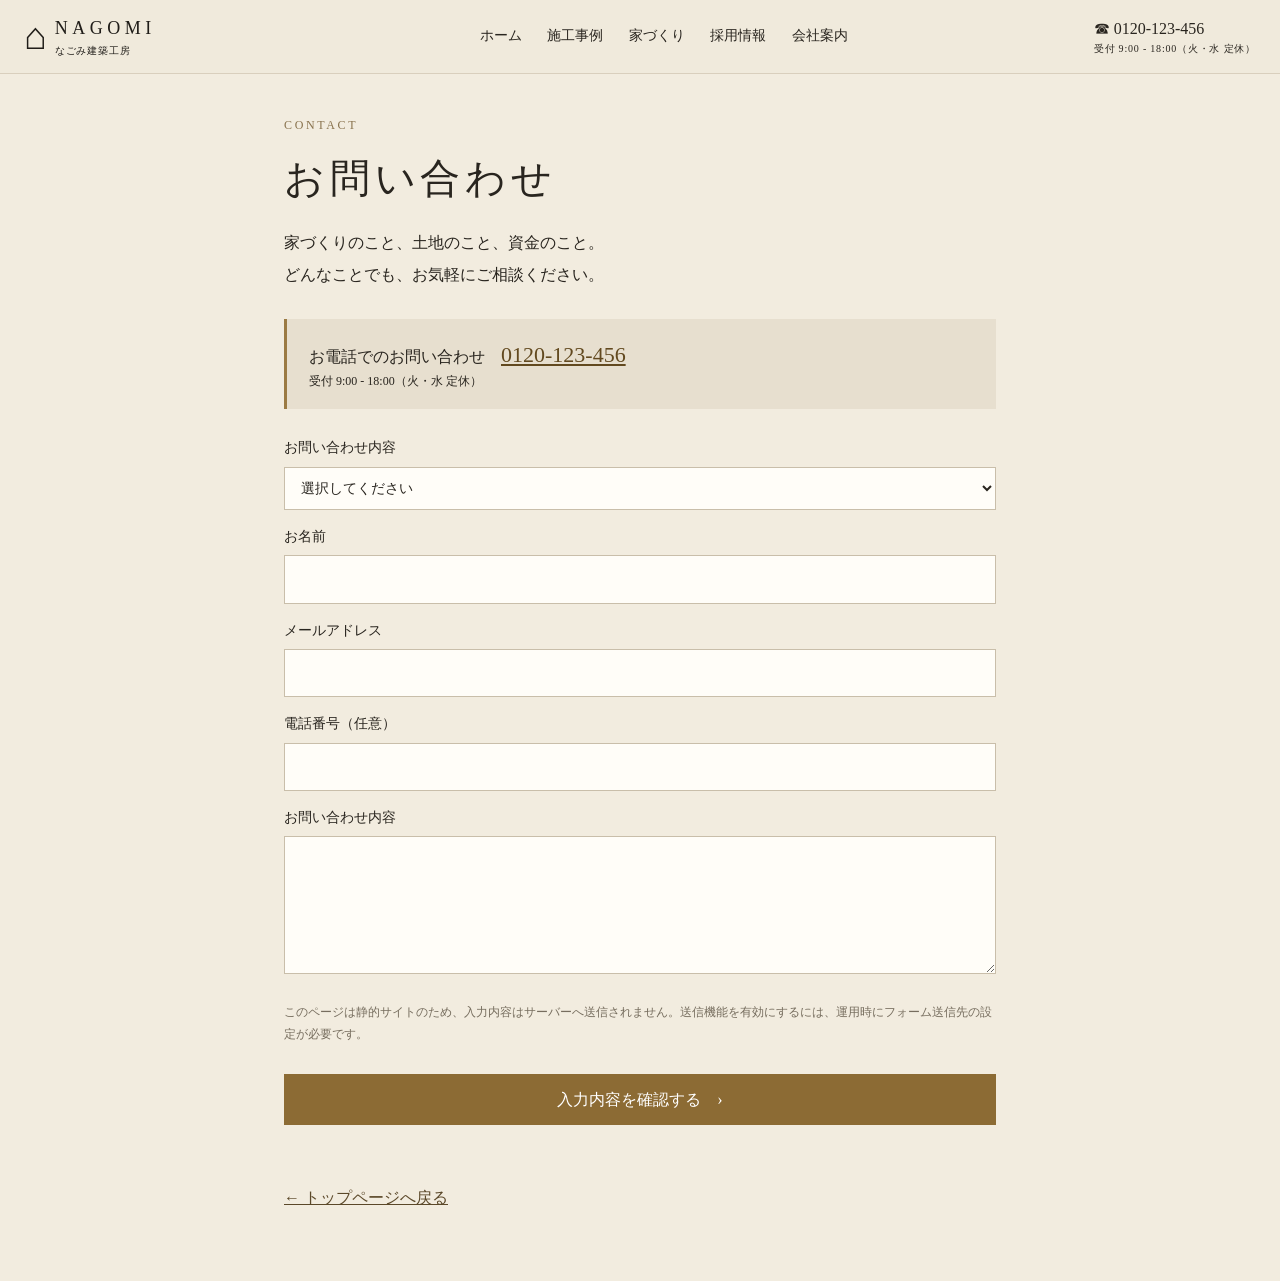
<file: contact.html>
<!doctype html>
<html lang="ja">
<head>
<meta charset="utf-8"><meta name="viewport" content="width=device-width, initial-scale=1">
<meta name="description" content="なごみ建築工房へのお問い合わせ">
<title>お問い合わせ | NAGOMI なごみ建築工房</title>
<link rel="stylesheet" href="style.css"><script src="site.js" defer></script>
</head>
<body class="contact-page">
<header class="contact-header">
  <a class="brand" href="index.html" aria-label="NAGOMI ホームへ"><span class="brand-mark">⌂</span><span><strong>NAGOMI</strong><small>なごみ建築工房</small></span></a>
  <nav class="contact-nav" aria-label="メインナビゲーション">
    <a href="index.html">ホーム</a><a href="works.html">施工事例</a><a href="homebuilding.html">家づくり</a><a href="recruit.html">採用情報</a><a href="company.html">会社案内</a>
  </nav>
  <a class="phone-link" href="tel:0120123456">☎ 0120-123-456<small>受付 9:00 - 18:00（火・水 定休）</small></a>
</header>
<main class="contact-main">
  <p class="eyebrow">CONTACT</p><h1>お問い合わせ</h1>
  <p class="contact-intro">家づくりのこと、土地のこと、資金のこと。<br>どんなことでも、お気軽にご相談ください。</p>
  <p class="contact-phone">お電話でのお問い合わせ　<a href="tel:0120123456">0120-123-456</a><small>受付 9:00 - 18:00（火・水 定休）</small></p>
  <form id="contact-form" class="contact-form">
    <label>お問い合わせ内容 <select name="subject" id="subject" required>
      <option value="">選択してください</option><option>家づくりの相談</option><option>土地・資金について</option><option>施工事例について</option><option>採用について</option><option>その他</option>
    </select></label>
    <label>お名前 <input name="name" autocomplete="name" required></label>
    <label>メールアドレス <input name="email" type="email" autocomplete="email" required></label>
    <label>電話番号（任意） <input name="phone" type="tel" autocomplete="tel"></label>
    <label>お問い合わせ内容 <textarea name="message" rows="5" required></textarea></label>
    <p class="form-note">このページは静的サイトのため、入力内容はサーバーへ送信されません。送信機能を有効にするには、運用時にフォーム送信先の設定が必要です。</p>
    <button class="gold-button" type="submit">入力内容を確認する　›</button>
    <p id="form-result" class="form-result" role="status" aria-live="polite"></p>
  </form>
  <a class="back-link" href="index.html">← トップページへ戻る</a>
</main>
</body></html>
</file>
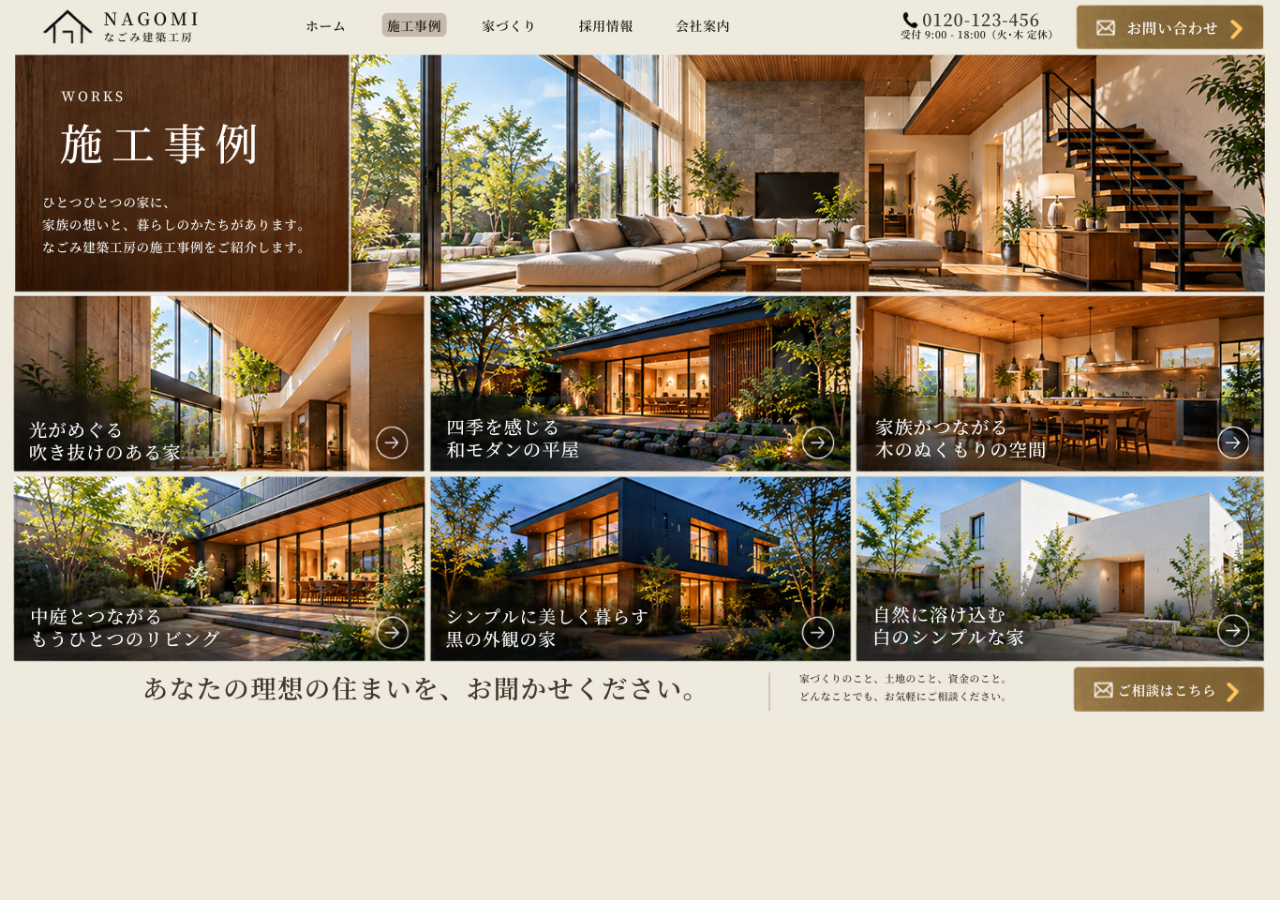
<file: works.html>
<!doctype html>
<html lang="ja">
<head>
<meta charset="utf-8">
<meta name="viewport" content="width=device-width, initial-scale=1">
<meta name="description" content="なごみ建築工房 — 自然と、暮らしと、未来をつくる。">
<title>施工事例 | NAGOMI なごみ建築工房</title>
<link rel="stylesheet" href="style.css">
<script src="site.js" defer></script>
</head>
<body class="page-works">
<main class="canvas" aria-label="施工事例">
<img class="reference-screen" src="assets/works.png" alt="施工事例画面。画像内の各メニューはクリックして移動できます。" draggable="false">
<nav class="hotspots" aria-label="メインナビゲーション">
<a class="hotspot nav-home" href="index.html" aria-label="ホーム" title="ホーム"></a>
<a class="hotspot nav-works" href="works.html" aria-label="施工事例" title="施工事例"></a>
<a class="hotspot nav-homebuilding" href="homebuilding.html" aria-label="家づくり" title="家づくり"></a>
<a class="hotspot nav-recruit" href="recruit.html" aria-label="採用情報" title="採用情報"></a>
<a class="hotspot nav-company" href="company.html" aria-label="会社案内" title="会社案内"></a>
<a class="hotspot nav-phone" href="tel:0120123456" aria-label="電話 0120-123-456"></a>
<a class="hotspot nav-contact" href="contact.html" aria-label="お問い合わせ"></a>

<a class="hotspot work-card work-1" href="#project-1" data-project="0" aria-label="光がめぐる 吹き抜けのある家"></a>
<a class="hotspot work-card work-2" href="#project-2" data-project="1" aria-label="四季を感じる 和モダンの平屋"></a>
<a class="hotspot work-card work-3" href="#project-3" data-project="2" aria-label="家族がつながる 木のぬくもりの空間"></a>
<a class="hotspot work-card work-4" href="#project-4" data-project="3" aria-label="中庭とつながる もうひとつのリビング"></a>
<a class="hotspot work-card work-5" href="#project-5" data-project="4" aria-label="シンプルに美しく暮らす 黒の外観の家"></a>
<a class="hotspot work-card work-6" href="#project-6" data-project="5" aria-label="自然に溶け込む 白のシンプルな家"></a>
<a class="hotspot works-cta" href="contact.html" aria-label="ご相談はこちら"></a>
</nav>
</main>

<section class="modal" id="project-modal" hidden aria-modal="true" role="dialog" aria-labelledby="project-title">
  <div class="modal-backdrop" data-close-modal></div>
  <div class="modal-panel">
    <button class="modal-close" type="button" aria-label="閉じる" data-close-modal>×</button>
    <p class="eyebrow">WORKS / 施工事例</p>
    <h2 id="project-title"></h2>
    <p id="project-description"></p>
    <p class="note">※掲載画像・文章はデザイン見本に基づく紹介です。個別物件の詳細情報はお問い合わせください。</p>
    <a class="gold-button" id="project-contact" href="contact.html">この事例について相談する　›</a>
  </div>
</section>
</body></html>
</file>
<file: style.css>
*{box-sizing:border-box}
:root{--cream:#f0eadc;--ink:#29251f;--gold:#96743b}
html,body{margin:0;min-height:100%;font-family:"Yu Mincho","Hiragino Mincho ProN",serif;color:var(--ink)}
body{background:var(--cream)}
/* Homepage: cover the viewport with the complete-ratio artwork, anchored at top-left.
   Allow scrolling when the viewport ratio differs so no navigation hotspot is clipped. */
html:has(body.page-index){width:100%;height:auto;min-height:0;max-height:none;overflow:auto;background:#fff}
body.page-index{width:100%;height:auto;min-height:0;max-height:none;margin:0;overflow:visible;background:#fff}
body.page-index .canvas{position:relative;left:0;width:max(100vw,177.8645833333vh);max-width:none;margin:0;line-height:0;transform:none;transform-origin:top left}
.canvas{position:relative;width:100%;max-width:1366px;margin:0 auto;line-height:0}
.reference-screen{display:block;width:100%;height:auto;aspect-ratio:1366 / 768;user-select:none;-webkit-user-drag:none}
.hotspots{position:absolute;inset:0;pointer-events:none}
.hotspot{position:absolute;display:block;pointer-events:auto;background:transparent;border:0;padding:0;text-decoration:none;cursor:pointer;outline-offset:-2px}
.hotspot:focus-visible{outline:3px solid #d2a44e;z-index:5}
.hotspot:hover{background:rgba(255,255,255,.025)}
/* Header coordinates: the supplied artwork is 1366 × 768 and scales as a single canvas. */
.nav-home{left:23.0%;top:2.0%;width:5.0%;height:5.5%}
.nav-works{left:29.8%;top:2.0%;width:5.5%;height:5.5%}
.nav-homebuilding{left:37.4%;top:2.0%;width:5.2%;height:5.5%}
.nav-recruit{left:44.8%;top:2.0%;width:5.8%;height:5.5%}
.nav-company{left:52.5%;top:2.0%;width:5.8%;height:5.5%}
.nav-phone{left:70.0%;top:1.0%;width:12.0%;height:8.0%}
.nav-contact{left:83.7%;top:1.0%;width:15.0%;height:7.5%}
/* Home page header is laid out more tightly in the hero image. */
.page-index .nav-home{left:24.0%;top:2.5%;width:5.2%;height:6.0%}
.page-index .nav-works{left:32.5%;top:2.5%;width:7.2%;height:6.0%}
.page-index .nav-homebuilding{left:42.4%;top:2.5%;width:7.2%;height:6.0%}
.page-index .nav-recruit{left:52.7%;top:2.5%;width:8.0%;height:6.0%}
.page-index .nav-company{left:63.5%;top:2.5%;width:8.0%;height:6.0%}
.page-index .nav-phone{left:71.0%;top:2.0%;width:12.0%;height:7.0%}
.page-index .nav-contact{left:84.0%;top:2.0%;width:14.5%;height:6.5%}
/* Four large feature cards at the bottom of the homepage. */
.top-tile{top:75.8%;height:24.2%}
.tile-works{left:0;width:25.1%}
.tile-homebuilding{left:25.1%;width:25.2%}
.tile-recruit{left:50.3%;width:24.7%}
.tile-company{left:75%;width:25%}
/* Works gallery cards, matching the six arrow-marked cards in the supplied image. */
.work-card{height:24.3%;width:32.0%}
.work-1{left:1.1%;top:41.0%}
.work-2{left:33.5%;top:41.0%;width:33.0%}
.work-3{left:67.0%;top:41.0%;width:31.8%}
.work-4{left:1.1%;top:66.1%}
.work-5{left:33.5%;top:66.1%;width:33.0%}
.work-6{left:67.0%;top:66.1%;width:31.8%}
.works-cta{left:83.5%;top:92.0%;width:15.3%;height:7.5%}
/* Job tiles can be used to start an inquiry about the selected role. */
.job-card{top:73.5%;height:23.5%;width:16.2%}
.job-1{left:2.4%}.job-2{left:19.8%}.job-3{left:37.1%}.job-4{left:54.5%}
.map-link{left:72.0%;top:56.0%;width:23.0%;height:26.0%}
/* Project dialog is only shown after selecting one of the gallery cards. */
.modal[hidden]{display:none}
.modal{position:fixed;inset:0;z-index:20;display:grid;place-items:center;line-height:1.7;padding:20px}
.modal-backdrop{position:absolute;inset:0;background:rgba(20,18,15,.62)}
.modal-panel{position:relative;z-index:1;width:min(560px,100%);padding:34px;background:#f6f1e6;border:1px solid #c6b99e;box-shadow:0 18px 60px #0004}
.modal-close{position:absolute;right:12px;top:8px;border:0;background:transparent;font-size:30px;cursor:pointer;color:#4a3a25}
.eyebrow{letter-spacing:.22em;font-size:12px;color:#89734e}
.modal-panel h2{font-size:27px;font-weight:500;margin:8px 0 14px}
.modal-panel p{line-height:1.9}
.note{font-size:12px;color:#746d61}
.gold-button{display:inline-block;background:#8c6b34;color:#fff;text-decoration:none;border:0;padding:13px 22px;font:inherit;cursor:pointer}
.gold-button:hover{background:#705226}
.contact-page{background:#f2ecdf;min-height:100vh;line-height:1.6}
.contact-header{display:flex;align-items:center;gap:22px;max-width:1366px;margin:auto;padding:14px 24px;background:#f0eadc;border-bottom:1px solid #d9cfbd}
.brand{display:flex;align-items:center;gap:8px;color:#201d19;text-decoration:none;min-width:210px}
.brand-mark{font-size:38px;line-height:1}
.brand strong{display:block;letter-spacing:.25em;font-size:18px;font-weight:500}
.brand small,.phone-link small{display:block;font-size:10px;letter-spacing:.08em}
.contact-nav{display:flex;align-items:center;justify-content:center;gap:clamp(10px,2vw,30px);flex:1}
.contact-nav a{color:#29251f;text-decoration:none;white-space:nowrap;font-size:14px}
.contact-nav a:hover,.back-link:hover{text-decoration:underline}
.phone-link{color:#29251f;text-decoration:none;white-space:nowrap;font-size:16px}
.phone-link small{font-size:10px;text-align:center}
.contact-main{max-width:760px;margin:42px auto 70px;padding:0 24px}
.contact-main h1{font-size:40px;font-weight:400;letter-spacing:.12em;margin:0 0 12px}
.contact-intro{line-height:2}
.contact-phone{margin:28px 0;padding:18px 22px;background:#e7dfcf;border-left:3px solid #9b7a43}
.contact-phone a{font-size:22px;color:#62491f}
.contact-phone small{display:block;font-size:12px}
.contact-form{display:grid;gap:16px;margin-top:28px}
.contact-form label{display:grid;gap:7px;font-size:14px}
.contact-form input,.contact-form select,.contact-form textarea{width:100%;padding:12px;border:1px solid #c9beaa;background:#fffdf8;font:inherit;color:#29251f;border-radius:0}
.contact-form textarea{resize:vertical}
.form-note{font-size:12px;color:#766d5e;line-height:1.8}
.form-result{min-height:1em;margin:0;color:#654c23}
.back-link{display:inline-block;margin-top:28px;color:#5b4829}
@media(max-width:900px){
 .contact-header{flex-wrap:wrap;gap:10px;padding:12px 16px}
 .brand{min-width:150px}.contact-nav{order:3;flex-basis:100%;justify-content:space-between;gap:5px}
 .contact-nav a{font-size:12px}.phone-link{margin-left:auto;font-size:14px}
 .contact-main{margin-top:28px}
}
@media(max-width:520px){.contact-nav{flex-wrap:wrap;justify-content:flex-start;gap:8px 16px}.contact-main h1{font-size:30px}.modal-panel{padding:25px 20px}}


/* Responsive mobile experience. The original PNG/hotspot composition is preserved on desktop. */
.mobile-site{display:none}
@media (max-width: 760px){
  html,body{width:100%;overflow-x:hidden}
  body.page-index,body.page-works,body.page-homebuilding,body.page-recruit,body.page-company{background:#f2ecdf}
  body.page-index .canvas,body.page-works .canvas,body.page-homebuilding .canvas,body.page-recruit .canvas,body.page-company .canvas{display:none}
  .mobile-site{display:block;min-height:100vh;background:#f2ecdf;color:#29251f;font-family:"Yu Mincho","Hiragino Mincho ProN",serif;line-height:1.7}
  .mobile-header{position:sticky;top:0;z-index:30;display:flex;align-items:center;gap:10px;padding:10px 12px;background:#f0eadc;border-bottom:1px solid #d7cbb6;box-shadow:0 2px 10px #201b130d}
  .mobile-brand{display:flex;align-items:center;gap:7px;color:#201d19;text-decoration:none;min-width:0;flex:1}
  .mobile-brand-mark{font-size:31px;line-height:1}
  .mobile-brand strong{display:block;font-size:16px;letter-spacing:.22em;line-height:1.3;font-weight:500}
  .mobile-brand small{display:block;font-size:10px;letter-spacing:.06em;line-height:1.3}
  .mobile-call,.mobile-menu-button{display:inline-flex;align-items:center;justify-content:center;min-height:38px;padding:7px 10px;border:1px solid #9b7a43;background:#8c6b34;color:#fff;text-decoration:none;font:inherit;font-size:12px;white-space:nowrap}
  .mobile-menu-button{background:transparent;color:#29251f;border-color:#b9aa90}
  .mobile-nav{display:none;position:relative;z-index:25;padding:8px 12px 12px;background:#f0eadc;border-bottom:1px solid #d7cbb6;grid-template-columns:repeat(2,minmax(0,1fr));gap:7px}
  .mobile-nav.is-open{display:grid}
  .mobile-nav a{display:block;padding:10px 12px;background:#fffaf0;color:#29251f;text-decoration:none;border:1px solid #e0d5c2;font-size:14px}
  .mobile-hero{display:block;width:100%;height:clamp(180px,48vw,300px);object-fit:cover;object-position:center}
  .mobile-intro{padding:23px 20px 20px;background:#f7f2e8;border-bottom:1px solid #e2d7c5}
  .mobile-eyebrow{margin:0 0 5px;color:#8a7044;font-size:10px;letter-spacing:.18em;text-transform:uppercase}
  .mobile-intro h1{margin:0 0 8px;font-size:clamp(25px,7vw,34px);font-weight:400;line-height:1.35;letter-spacing:.08em}
  .mobile-intro p:last-child{margin:0;font-size:14px;line-height:1.9}
  .mobile-cards{display:grid;grid-template-columns:1fr;gap:0;padding:0 16px}
  .mobile-card{display:grid;grid-template-columns:minmax(100px,36%) 1fr;gap:0;min-height:130px;margin-top:14px;overflow:hidden;background:#fffaf1;border:1px solid #e1d6c4;color:#29251f;text-decoration:none;box-shadow:0 3px 12px #372d1b0a}
  .mobile-card img{width:100%;height:100%;min-height:130px;object-fit:cover}
  .mobile-card-copy{display:flex;flex-direction:column;align-items:flex-start;gap:5px;padding:12px}
  .mobile-card-copy strong{font-size:15px;line-height:1.55;font-weight:600}
  .mobile-card-copy span{font-size:12px;line-height:1.65;color:#665e50}
  .mobile-card-copy em{margin-top:auto;font-style:normal;font-size:12px;color:#8c6b34}
  .mobile-section{margin:24px 16px;padding:20px 16px;background:#fffaf1;border:1px solid #e1d6c4}
  .mobile-section h2,.mobile-contact h2{font-size:21px;font-weight:400;letter-spacing:.06em;margin:0 0 14px}
  .mobile-steps{list-style:none;counter-reset:step;margin:0;padding:0;display:grid;gap:8px}
  .mobile-steps li{counter-increment:step;padding:10px 12px;background:#e9e2d5;border-left:3px solid #9b7a43;font-size:14px}
  .mobile-steps li::before{content:counter(step,decimal-leading-zero) "　";color:#8c6b34;font-size:12px}
  .mobile-facts{margin:0 0 22px}
  .mobile-facts div{display:grid;grid-template-columns:88px 1fr;gap:8px;padding:10px 0;border-bottom:1px solid #ded4c4;font-size:13px}
  .mobile-facts dt{color:#7a633d}
  .mobile-facts dd{margin:0}
  .mobile-button{display:inline-flex;align-items:center;justify-content:center;min-height:46px;padding:10px 18px;background:#8c6b34;color:#fff;text-decoration:none;font-size:14px}
  .mobile-contact{margin-top:28px;padding:25px 20px 28px;background:#e7dfcf;text-align:center}
  .mobile-contact h2{margin-bottom:8px}
  .mobile-contact p{font-size:13px;line-height:1.8;margin:0 0 16px}
  .mobile-phone{display:block;margin-top:13px;color:#62491f;font-size:20px;text-decoration:none}
  .mobile-contact small{display:block;font-size:11px;color:#655b4a}
  .mobile-footer{padding:17px 12px;text-align:center;font-size:11px;color:#756b5c;background:#f0eadc}
  /* The contact page already uses semantic HTML; adapt it directly rather than replacing it. */
  body.contact-page{overflow-x:hidden}
  .contact-header{position:relative;gap:10px;padding:10px 12px}
  .contact-header .brand{min-width:0;flex:1}
  .contact-header .brand-mark{font-size:30px}
  .contact-header .brand strong{font-size:15px}
  .contact-header .phone-link{font-size:12px;margin:0}
  .contact-header .phone-link small{font-size:9px}
  .contact-nav{flex-basis:100%;order:3;display:grid;grid-template-columns:repeat(3,minmax(0,1fr));gap:6px}
  .contact-nav a{padding:7px 4px;background:#fffaf0;border:1px solid #e0d5c2;text-align:center;font-size:11px}
  .contact-main{margin:20px auto 35px;padding:0 16px}
  .contact-main h1{font-size:29px;letter-spacing:.08em}
  .contact-intro{font-size:14px}
  .contact-phone{padding:14px}
  .contact-phone a{font-size:20px}
  .contact-form{gap:14px}
  .contact-form label{font-size:13px}
  .contact-form input,.contact-form select,.contact-form textarea{font-size:16px;padding:12px}
  .gold-button{width:100%;text-align:center}
}
@media (min-width: 420px) and (max-width:760px){
  .mobile-cards{grid-template-columns:repeat(2,minmax(0,1fr));gap:12px;padding:0 16px}
  .mobile-card{display:flex;flex-direction:column;margin-top:16px}
  .mobile-card img{height:125px;min-height:125px}
  .mobile-card-copy{min-height:145px}
}
@media (max-width:360px){
  .mobile-header{gap:6px;padding:8px}
  .mobile-call,.mobile-menu-button{padding:6px 7px;font-size:11px}
  .mobile-card{grid-template-columns:32% 1fr}
  .mobile-card-copy{padding:9px}
  .mobile-card-copy strong{font-size:14px}
  .mobile-card-copy span{font-size:11px}
}
</file>
